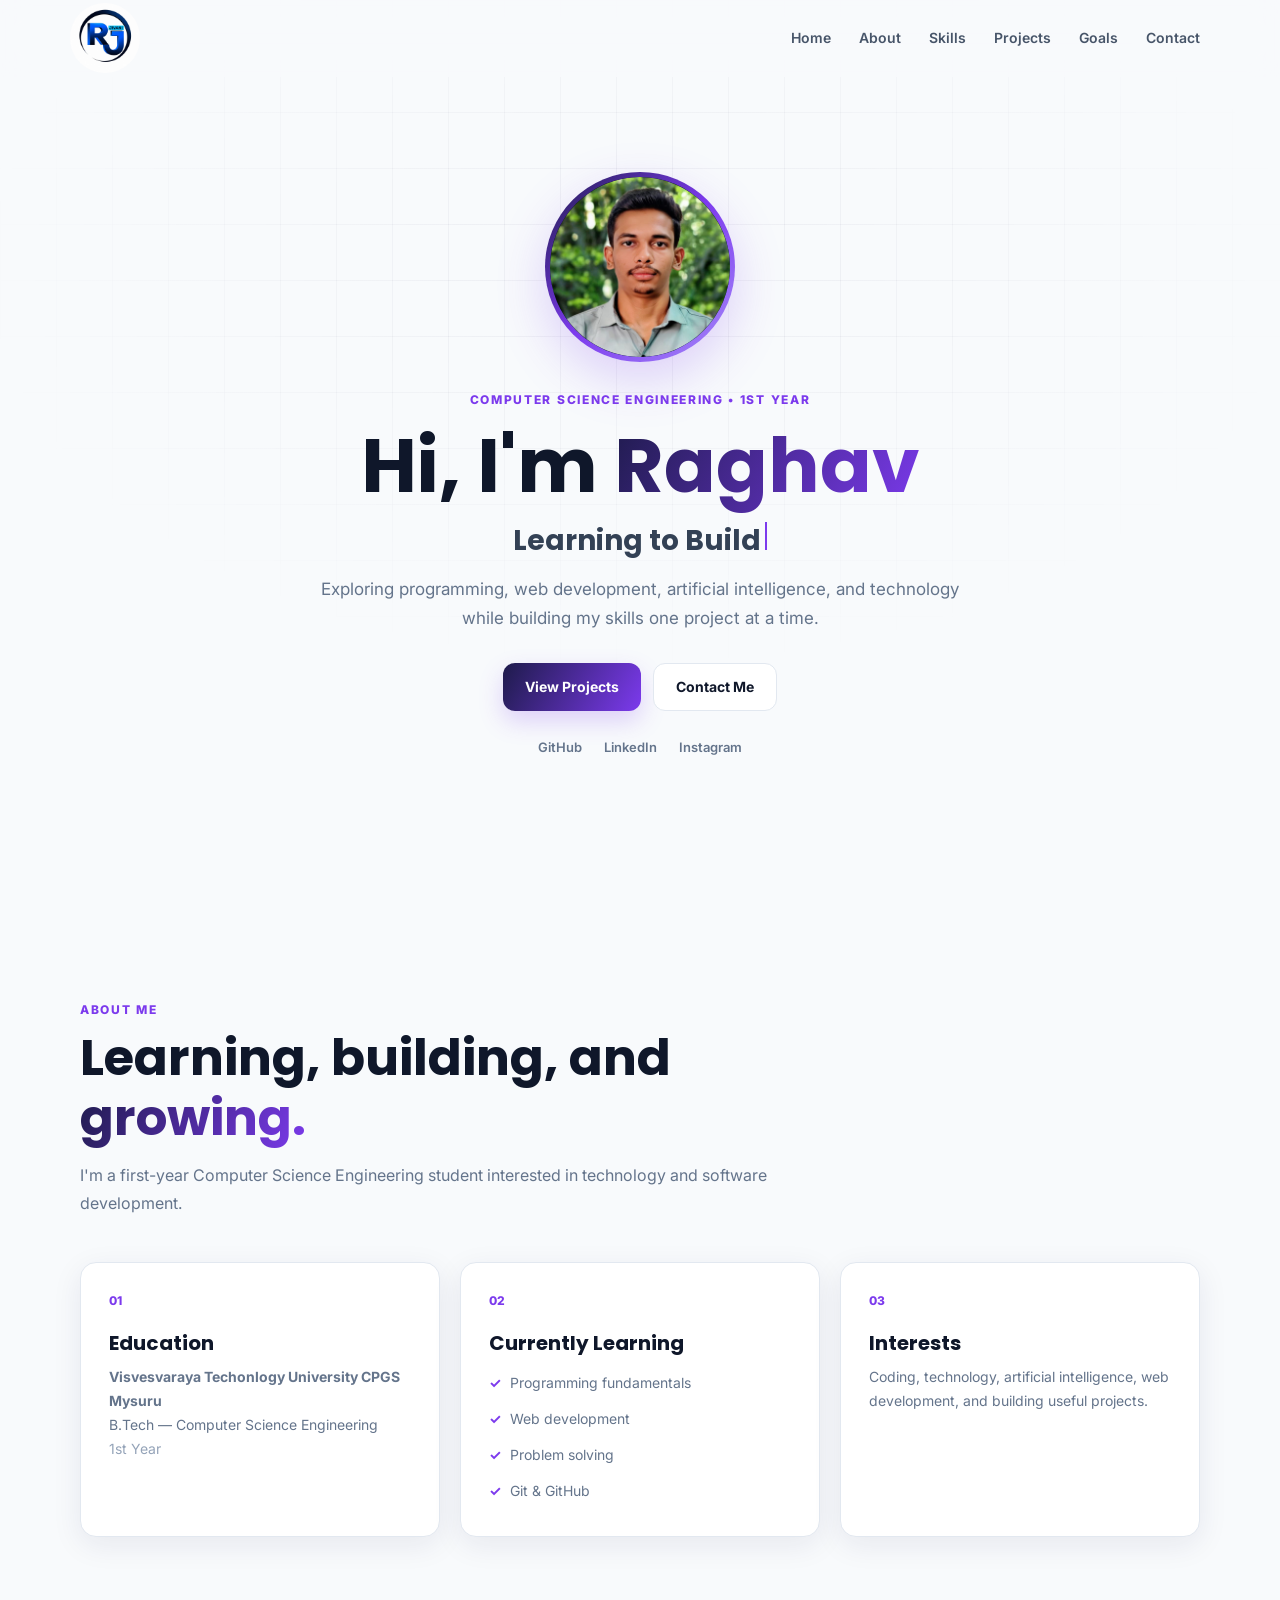
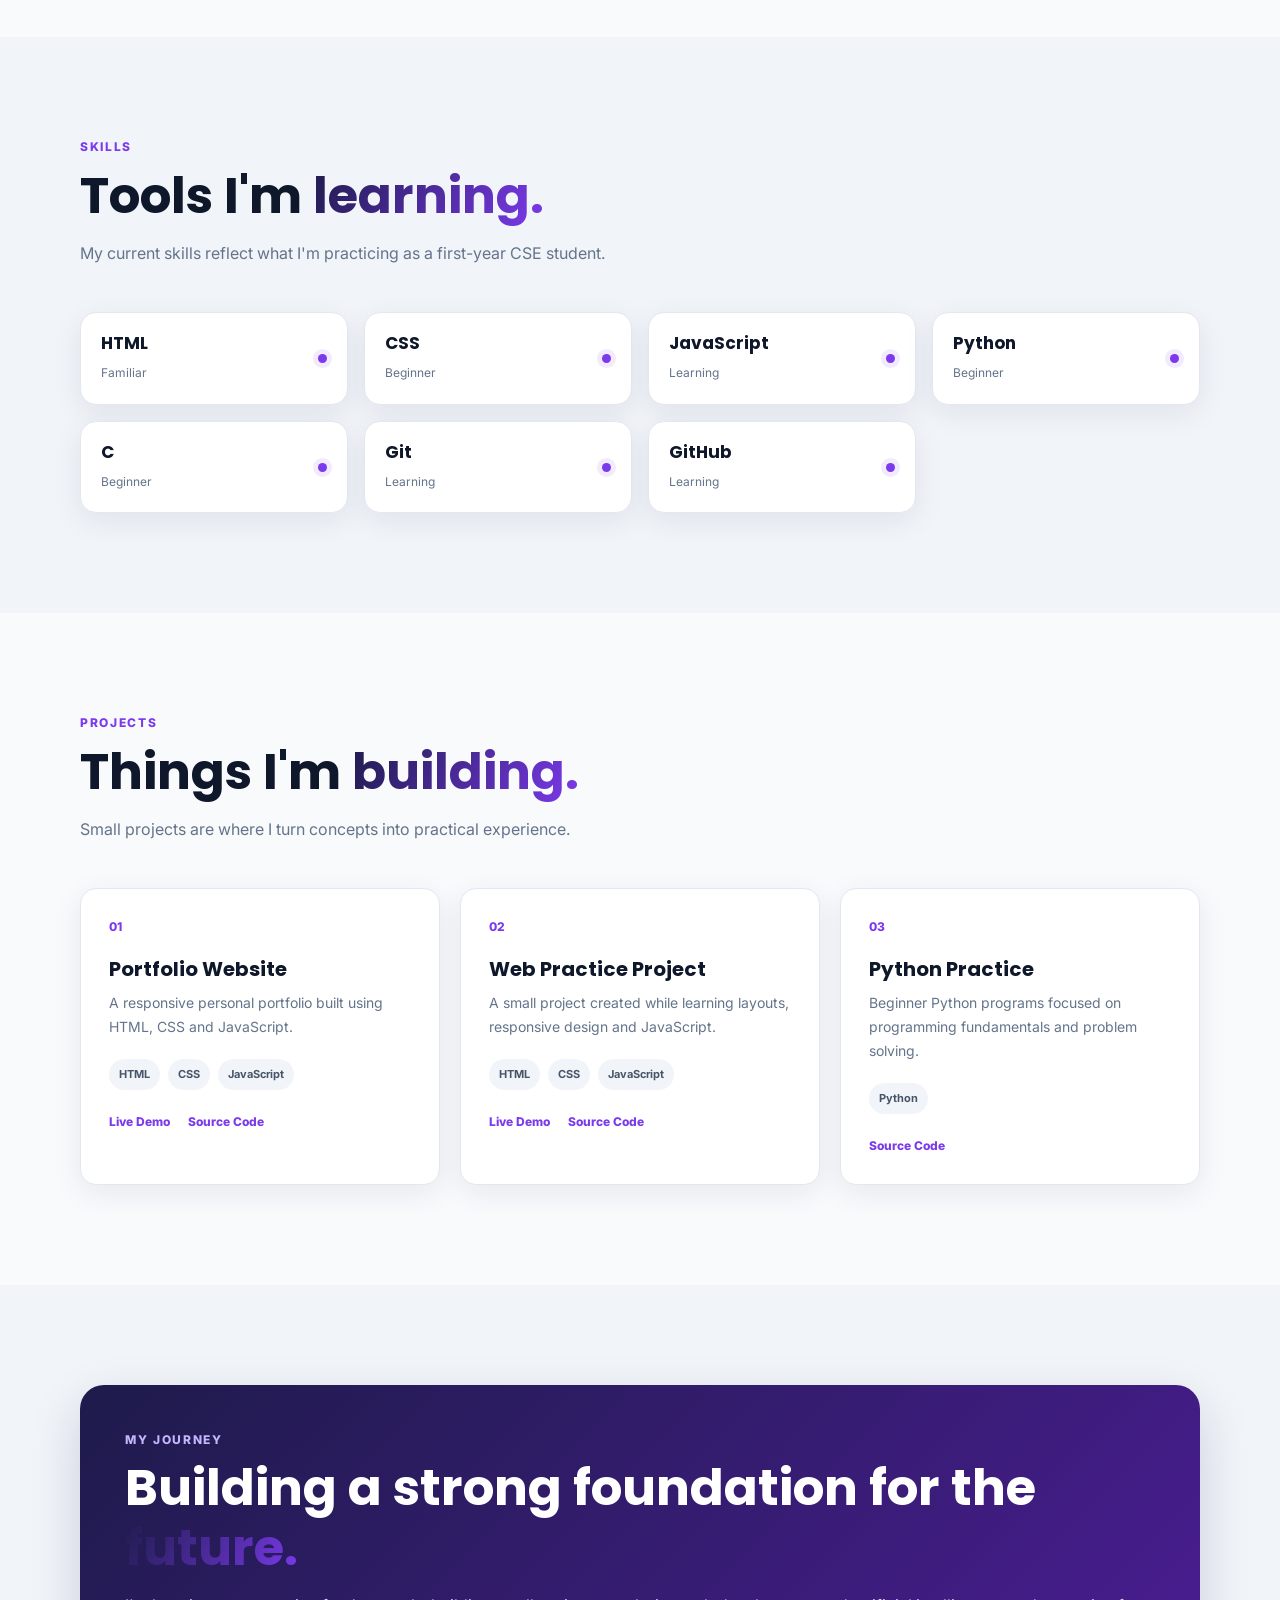
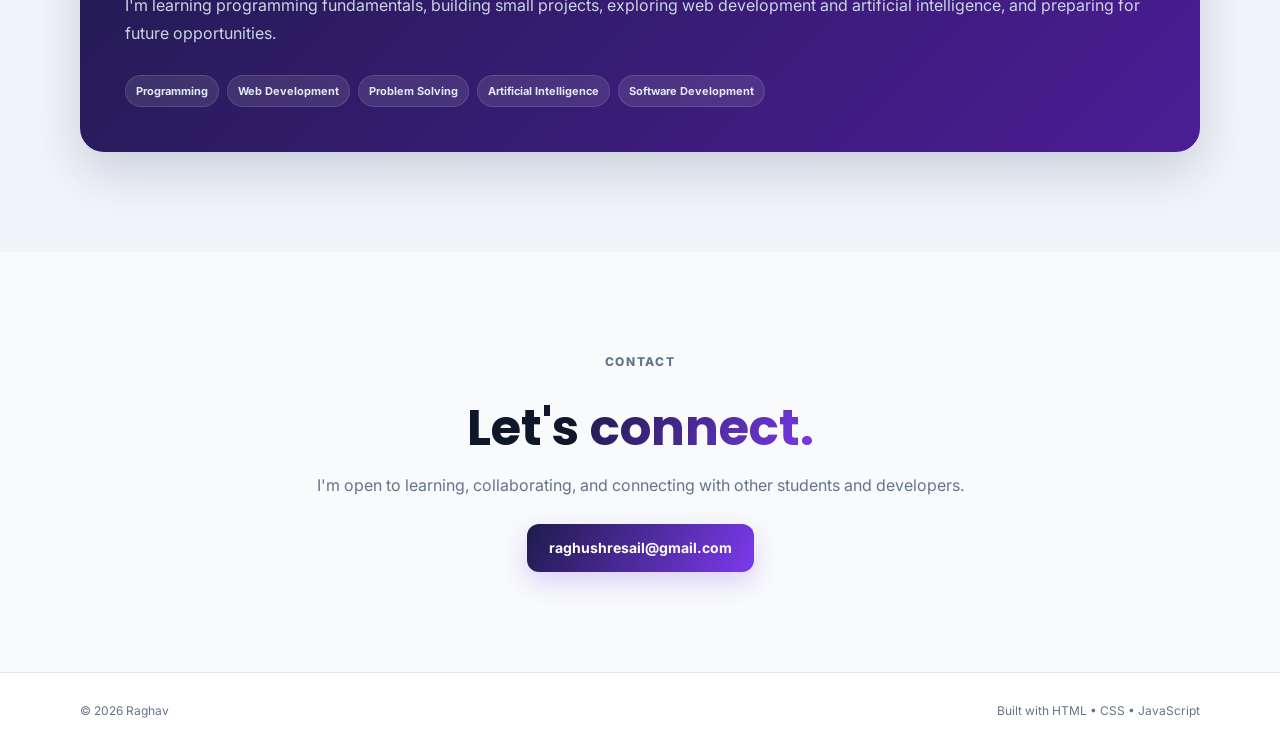
<file: index.html>
<!DOCTYPE html>
<html lang="en">
<head>
  <meta charset="UTF-8">
  <meta name="viewport" content="width=device-width, initial-scale=1.0">

  <title>Raghav | Intraction</title>

  <link rel="preconnect" href="https://fonts.googleapis.com">
  <link rel="preconnect" href="https://fonts.gstatic.com" crossorigin>
  <link href="https://fonts.googleapis.com/css2?family=Inter:wght@400;500;600;700&family=Poppins:wght@500;600;700;800&display=swap" rel="stylesheet">

  <link rel="stylesheet" href="style.css">
</head>

<body>

  <!-- NAVBAR -->
  <header class="navbar" id="navbar">
    <div class="container nav-inner">

      <a href="#home" class="logo">
        <img src="rj - logo.jpeg" alt="RJ">
      </a>

      <button class="menu-toggle" id="menuToggle">
        ☰
      </button>

      <nav class="nav-links" id="navLinks">
        <a href="#home">Home</a>
        <a href="#about">About</a>
        <a href="#skills">Skills</a>
        <a href="#projects">Projects</a>
        <a href="#goals">Goals</a>
        <a href="#contact">Contact</a>
      </nav>

    </div>
  </header>


  <!-- HERO -->
  <section class="hero section" id="home">

    <div class="grid-background"></div>

    <div class="container hero-content reveal">

      <div class="avatar-wrapper">
        <div class="avatar-ring">
          <img
            src="rj2 - profile.jpeg"
            alt="Profile picture"
            class="avatar"
          >
        </div>
      </div>

      <p class="eyebrow">
        COMPUTER SCIENCE ENGINEERING • 1ST YEAR
      </p>

      <h1>
        Hi, I'm
        <span class="gradient-text">Raghav</span>
      </h1>

      <h2 class="hero-role">
        Learning to Build<span class="cursor"></span>
      </h2>

      <p class="hero-description">
        Exploring programming, web development, artificial intelligence,
        and technology while building my skills one project at a time.
      </p>

      <div class="hero-buttons">
        <a href="#projects" class="btn primary-btn">
          View Projects
        </a>

        <a href="#contact" class="btn secondary-btn">
          Contact Me
        </a>
      </div>

      <div class="social-links">
        <a href="https://github.com/Raghavendrajivani" "target="_blank"">GitHub</a>
        <a href="https://www.linkedin.com/in/Raghavjivani99" "target="_blank"">LinkedIn</a>
        <a href="https://www.instagram.com/er_raghav99/" "target="_blank"">Instagram</a>
      </div>

    </div>

  </section>


  <!-- ABOUT -->
  <section class="section" id="about">

    <div class="container">

      <div class="section-heading reveal">

        <p class="section-label">
          ABOUT ME
        </p>

        <h2>
          Learning, building, and
          <span class="gradient-text">growing.</span>
        </h2>

        <p>
          I'm a first-year Computer Science Engineering student
          interested in technology and software development.
        </p>

      </div>


      <div class="cards three-columns">

        <article class="card reveal">

          <span class="number">
            01
          </span>

          <h3>
            Education
          </h3>

          <p>
            <strong>Visvesvaraya Techonlogy University CPGS Mysuru</strong>
          </p>

          <p>
            B.Tech — Computer Science Engineering
          </p> 

          <p class="muted">
            1st Year
          </p>

        </article>


        <article class="card reveal">

          <span class="number">
            02
          </span>

          <h3>
            Currently Learning
          </h3>

          <ul>
            <li>Programming fundamentals</li>
            <li>Web development</li>
            <li>Problem solving</li>
            <li>Git & GitHub</li>
          </ul>

        </article>


        <article class="card reveal">

          <span class="number">
            03
          </span>

          <h3>
            Interests
          </h3>

          <p>
            Coding, technology, artificial intelligence,
            web development, and building useful projects.
          </p>

        </article>

      </div>

    </div>

  </section>


  <!-- SKILLS -->
  <section class="section alternate" id="skills">

    <div class="container">

      <div class="section-heading reveal">

        <p class="section-label">
          SKILLS
        </p>

        <h2>
          Tools I'm
          <span class="gradient-text">learning.</span>
        </h2>

        <p>
          My current skills reflect what I'm practicing
          as a first-year CSE student.
        </p>

      </div>


      <div class="skills-grid">

        <div class="skill card reveal">
          <div>
            <h3>HTML</h3>
            <p>Familiar</p>
          </div>
          <span class="dot"></span>
        </div>

        <div class="skill card reveal">
          <div>
            <h3>CSS</h3>
            <p>Beginner</p>
          </div>
          <span class="dot"></span>
        </div>

        <div class="skill card reveal">
          <div>
            <h3>JavaScript</h3>
            <p>Learning</p>
          </div>
          <span class="dot"></span>
        </div>

        <div class="skill card reveal">
          <div>
            <h3>Python</h3>
            <p>Beginner</p>
          </div>
          <span class="dot"></span>
        </div>

        <div class="skill card reveal">
          <div>
            <h3>C</h3>
            <p>Beginner</p>
          </div>
          <span class="dot"></span>
        </div>

        <div class="skill card reveal">
          <div>
            <h3>Git</h3>
            <p>Learning</p>
          </div>
          <span class="dot"></span>
        </div>

        <div class="skill card reveal">
          <div>
            <h3>GitHub</h3>
            <p>Learning</p>
          </div>
          <span class="dot"></span>
        </div>

      </div>

    </div>

  </section>


  <!-- PROJECTS -->
  <section class="section" id="projects">

    <div class="container">

      <div class="section-heading reveal">

        <p class="section-label">
          PROJECTS
        </p>

        <h2>
          Things I'm
          <span class="gradient-text">building.</span>
        </h2>

        <p>
          Small projects are where I turn concepts
          into practical experience.
        </p>

      </div>


      <div class="cards three-columns">

        <article class="project card reveal">

          <span class="number">
            01
          </span>

          <h3>
            Portfolio Website
          </h3>

          <p>
            A responsive personal portfolio built
            using HTML, CSS and JavaScript.
          </p>

          <div class="tags">
            <span>HTML</span>
            <span>CSS</span>
            <span>JavaScript</span>
          </div>

          <div class="project-links">
            <a href="#">Live Demo</a>
            <a href="#">Source Code</a>
          </div>

        </article>


        <article class="project card reveal">

          <span class="number">
            02
          </span>

          <h3>
            Web Practice Project
          </h3>

          <p>
            A small project created while learning
            layouts, responsive design and JavaScript.
          </p>

          <div class="tags">
            <span>HTML</span>
            <span>CSS</span>
            <span>JavaScript</span>
          </div>

          <div class="project-links">
            <a href="#">Live Demo</a>
            <a href="#">Source Code</a>
          </div>

        </article>


        <article class="project card reveal">

          <span class="number">
            03
          </span>

          <h3>
            Python Practice
          </h3>

          <p>
            Beginner Python programs focused on
            programming fundamentals and problem solving.
          </p>

          <div class="tags">
            <span>Python</span>
          </div>

          <div class="project-links">
            <a href="#">Source Code</a>
          </div>

        </article>

      </div>

    </div>

  </section>


  <!-- GOALS -->
  <section class="section alternate" id="goals">

    <div class="container">

      <div class="goal-box reveal">

        <p class="section-label">
          MY JOURNEY
        </p>

        <h2>
          Building a strong foundation
          for the <span class="gradient-text">future.</span>
        </h2>

        <p>
          I'm learning programming fundamentals,
          building small projects, exploring web
          development and artificial intelligence,
          and preparing for future opportunities.
        </p>


        <div class="goal-tags">

          <span>Programming</span>
          <span>Web Development</span>
          <span>Problem Solving</span>
          <span>Artificial Intelligence</span>
          <span>Software Development</span>

        </div>

      </div>

    </div>

  </section>


  <!-- CONTACT -->
  <section class="section contact" id="contact">

    <div class="container contact-box reveal">

      <p class="section-label">
        CONTACT
      </p>

      <h2>
        Let's
        <span class="gradient-text">connect.</span>
      </h2>

      <p>
        I'm open to learning, collaborating,
        and connecting with other students and developers.
      </p>

      <a
        href="mailto:raghushresail@gmail.com"
        class="btn primary-btn"
      >
        raghushresail@gmail.com
      </a>

    </div>

  </section>


  <!-- FOOTER -->
  <footer>

    <div class="container footer-content">

      <span>
        © <span id="year"></span> Raghav
      </span>

      <span>
        Built with HTML • CSS • JavaScript
      </span>

    </div>

  </footer>


  <script src="script.js"></script>

</body>
</html>
</file>
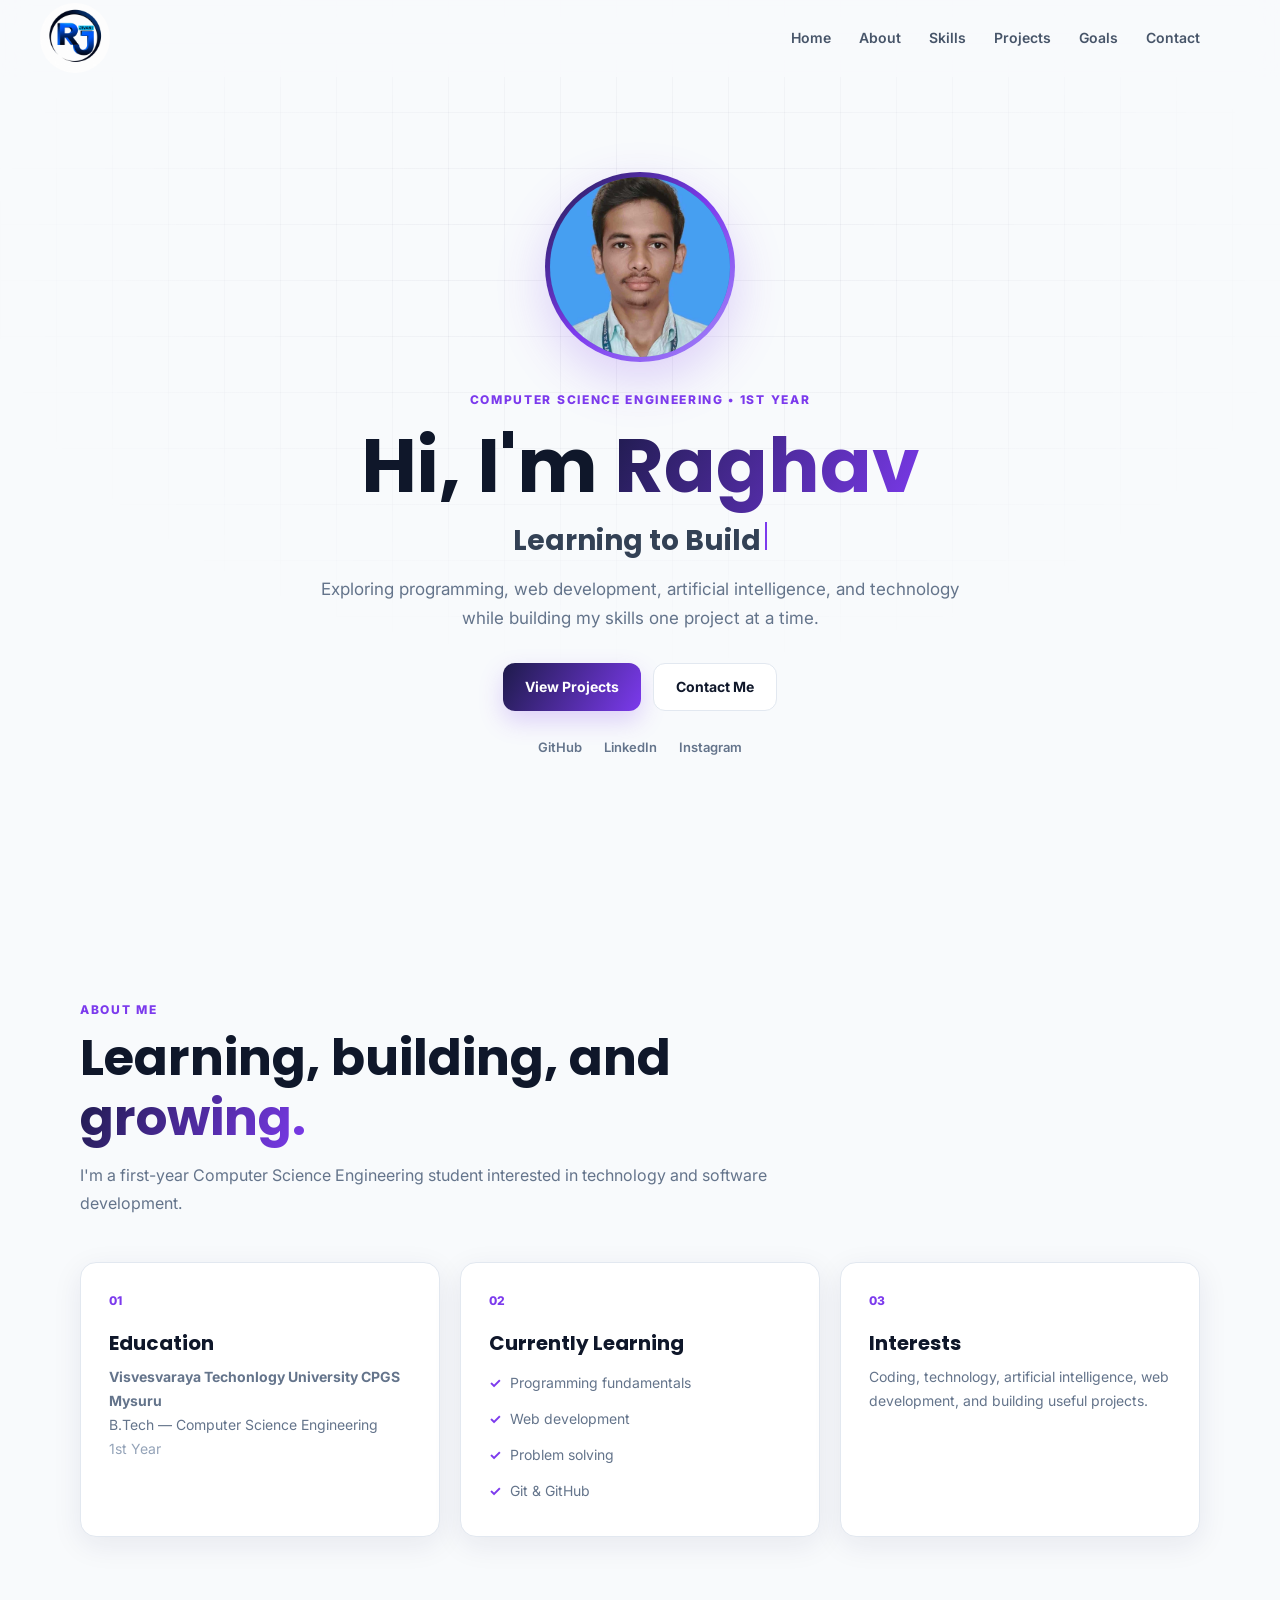
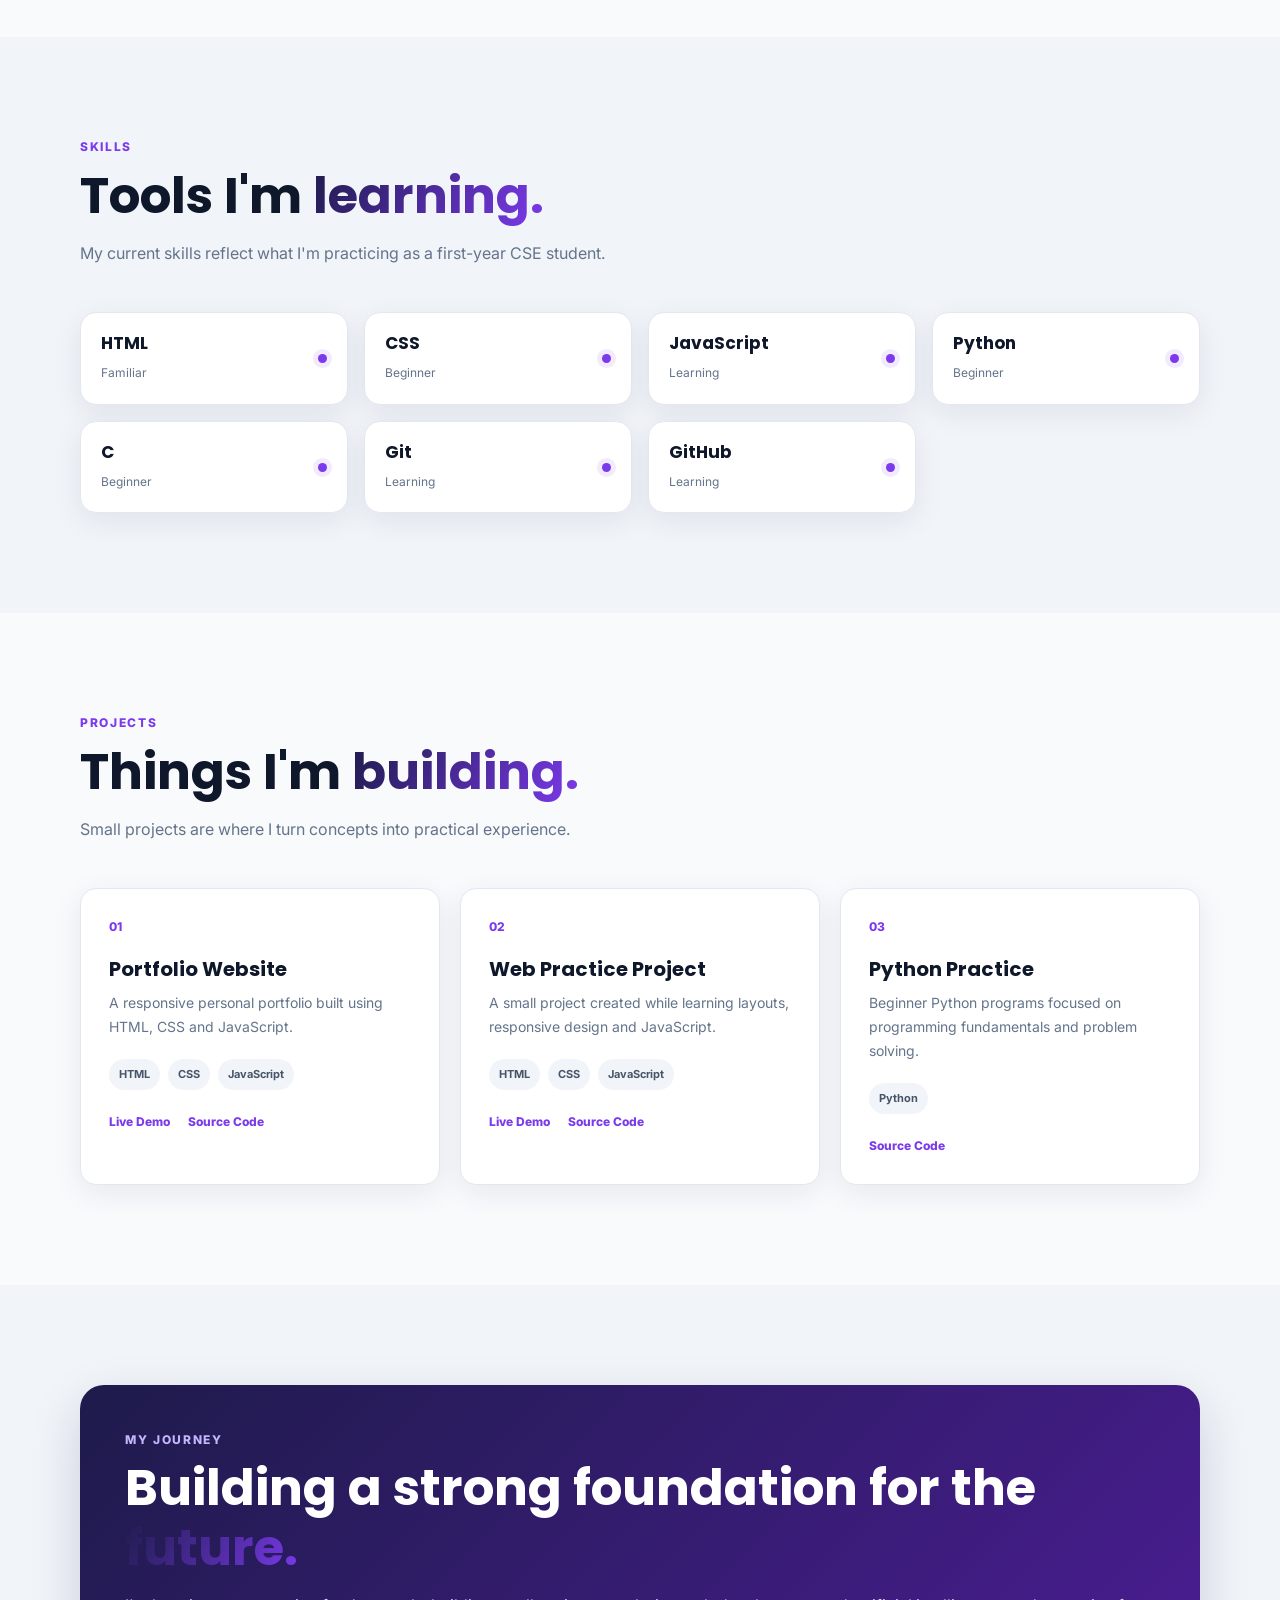
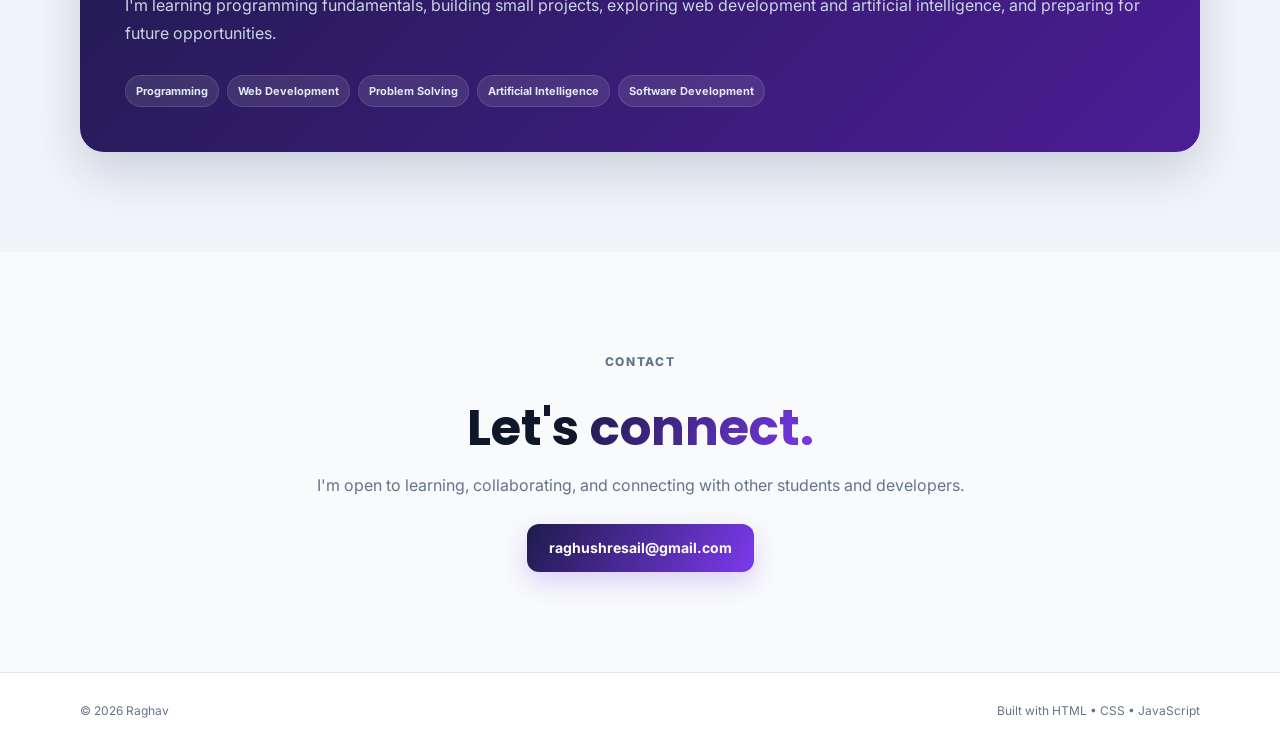
<file: pythonprojects/websiterag/website/index.html>
<!DOCTYPE html>
<html lang="en">
<head>
  <meta charset="UTF-8">
  <meta name="viewport" content="width=device-width, initial-scale=1.0">

  <title>Raghav | Intraction</title>

  <link rel="preconnect" href="https://fonts.googleapis.com">
  <link rel="preconnect" href="https://fonts.gstatic.com" crossorigin>
  <link href="https://fonts.googleapis.com/css2?family=Inter:wght@400;500;600;700&family=Poppins:wght@500;600;700;800&display=swap" rel="stylesheet">

  <link rel="stylesheet" href="style.css">
</head>

<body>

  <!-- NAVBAR -->
  <header class="navbar" id="navbar">
    <div class="container nav-inner">

      <a href="#home" class="logo">
        <img src="logo/rj - logo.jpeg" alt="RJ">
      </a>

      <button class="menu-toggle" id="menuToggle">
        ☰
      </button>

      <nav class="nav-links" id="navLinks">
        <a href="#home">Home</a>
        <a href="#about">About</a>
        <a href="#skills">Skills</a>
        <a href="#projects">Projects</a>
        <a href="#goals">Goals</a>
        <a href="#contact">Contact</a>
      </nav>

    </div>
  </header>


  <!-- HERO -->
  <section class="hero section" id="home">

    <div class="grid-background"></div>

    <div class="container hero-content reveal">

      <div class="avatar-wrapper">
        <div class="avatar-ring">
          <img
            src="images/rj - profile.jpeg"
            alt="Profile picture"
            class="avatar"
          >
        </div>
      </div>

      <p class="eyebrow">
        COMPUTER SCIENCE ENGINEERING • 1ST YEAR
      </p>

      <h1>
        Hi, I'm
        <span class="gradient-text">Raghav</span>
      </h1>

      <h2 class="hero-role">
        Learning to Build<span class="cursor"></span>
      </h2>

      <p class="hero-description">
        Exploring programming, web development, artificial intelligence,
        and technology while building my skills one project at a time.
      </p>

      <div class="hero-buttons">
        <a href="#projects" class="btn primary-btn">
          View Projects
        </a>

        <a href="#contact" class="btn secondary-btn">
          Contact Me
        </a>
      </div>

      <div class="social-links">
        <a href="#">GitHub</a>
        <a href="https://www.linkedin.com/authwall?trk=bf&trkInfo=AQGQO2xg2eq3ogAAAaDZ100o5S9zPjF23bTAy9vHwkFX7H4eDE7QI_kPTs26tPcHpKGXEWUHt_REmP-teiqjJE1jV-PCf-a5LHREA0McMd7KojZAn0gkU2VzjAamWdY7Ss4bixs=&original_referer=&sessionRedirect=https%3A%2F%2Fwww.linkedin.com%2Fin%2FRaghavjivani99" "target="_blank"">LinkedIn</a>
        <a href="#">Instagram</a>
      </div>

    </div>

  </section>


  <!-- ABOUT -->
  <section class="section" id="about">

    <div class="container">

      <div class="section-heading reveal">

        <p class="section-label">
          ABOUT ME
        </p>

        <h2>
          Learning, building, and
          <span class="gradient-text">growing.</span>
        </h2>

        <p>
          I'm a first-year Computer Science Engineering student
          interested in technology and software development.
        </p>

      </div>


      <div class="cards three-columns">

        <article class="card reveal">

          <span class="number">
            01
          </span>

          <h3>
            Education
          </h3>

          <p>
            <strong>Visvesvaraya Techonlogy University CPGS Mysuru</strong>
          </p>

          <p>
            B.Tech — Computer Science Engineering
          </p> 

          <p class="muted">
            1st Year
          </p>

        </article>


        <article class="card reveal">

          <span class="number">
            02
          </span>

          <h3>
            Currently Learning
          </h3>

          <ul>
            <li>Programming fundamentals</li>
            <li>Web development</li>
            <li>Problem solving</li>
            <li>Git & GitHub</li>
          </ul>

        </article>


        <article class="card reveal">

          <span class="number">
            03
          </span>

          <h3>
            Interests
          </h3>

          <p>
            Coding, technology, artificial intelligence,
            web development, and building useful projects.
          </p>

        </article>

      </div>

    </div>

  </section>


  <!-- SKILLS -->
  <section class="section alternate" id="skills">

    <div class="container">

      <div class="section-heading reveal">

        <p class="section-label">
          SKILLS
        </p>

        <h2>
          Tools I'm
          <span class="gradient-text">learning.</span>
        </h2>

        <p>
          My current skills reflect what I'm practicing
          as a first-year CSE student.
        </p>

      </div>


      <div class="skills-grid">

        <div class="skill card reveal">
          <div>
            <h3>HTML</h3>
            <p>Familiar</p>
          </div>
          <span class="dot"></span>
        </div>

        <div class="skill card reveal">
          <div>
            <h3>CSS</h3>
            <p>Beginner</p>
          </div>
          <span class="dot"></span>
        </div>

        <div class="skill card reveal">
          <div>
            <h3>JavaScript</h3>
            <p>Learning</p>
          </div>
          <span class="dot"></span>
        </div>

        <div class="skill card reveal">
          <div>
            <h3>Python</h3>
            <p>Beginner</p>
          </div>
          <span class="dot"></span>
        </div>

        <div class="skill card reveal">
          <div>
            <h3>C</h3>
            <p>Beginner</p>
          </div>
          <span class="dot"></span>
        </div>

        <div class="skill card reveal">
          <div>
            <h3>Git</h3>
            <p>Learning</p>
          </div>
          <span class="dot"></span>
        </div>

        <div class="skill card reveal">
          <div>
            <h3>GitHub</h3>
            <p>Learning</p>
          </div>
          <span class="dot"></span>
        </div>

      </div>

    </div>

  </section>


  <!-- PROJECTS -->
  <section class="section" id="projects">

    <div class="container">

      <div class="section-heading reveal">

        <p class="section-label">
          PROJECTS
        </p>

        <h2>
          Things I'm
          <span class="gradient-text">building.</span>
        </h2>

        <p>
          Small projects are where I turn concepts
          into practical experience.
        </p>

      </div>


      <div class="cards three-columns">

        <article class="project card reveal">

          <span class="number">
            01
          </span>

          <h3>
            Portfolio Website
          </h3>

          <p>
            A responsive personal portfolio built
            using HTML, CSS and JavaScript.
          </p>

          <div class="tags">
            <span>HTML</span>
            <span>CSS</span>
            <span>JavaScript</span>
          </div>

          <div class="project-links">
            <a href="#">Live Demo</a>
            <a href="#">Source Code</a>
          </div>

        </article>


        <article class="project card reveal">

          <span class="number">
            02
          </span>

          <h3>
            Web Practice Project
          </h3>

          <p>
            A small project created while learning
            layouts, responsive design and JavaScript.
          </p>

          <div class="tags">
            <span>HTML</span>
            <span>CSS</span>
            <span>JavaScript</span>
          </div>

          <div class="project-links">
            <a href="#">Live Demo</a>
            <a href="#">Source Code</a>
          </div>

        </article>


        <article class="project card reveal">

          <span class="number">
            03
          </span>

          <h3>
            Python Practice
          </h3>

          <p>
            Beginner Python programs focused on
            programming fundamentals and problem solving.
          </p>

          <div class="tags">
            <span>Python</span>
          </div>

          <div class="project-links">
            <a href="#">Source Code</a>
          </div>

        </article>

      </div>

    </div>

  </section>


  <!-- GOALS -->
  <section class="section alternate" id="goals">

    <div class="container">

      <div class="goal-box reveal">

        <p class="section-label">
          MY JOURNEY
        </p>

        <h2>
          Building a strong foundation
          for the <span class="gradient-text">future.</span>
        </h2>

        <p>
          I'm learning programming fundamentals,
          building small projects, exploring web
          development and artificial intelligence,
          and preparing for future opportunities.
        </p>


        <div class="goal-tags">

          <span>Programming</span>
          <span>Web Development</span>
          <span>Problem Solving</span>
          <span>Artificial Intelligence</span>
          <span>Software Development</span>

        </div>

      </div>

    </div>

  </section>


  <!-- CONTACT -->
  <section class="section contact" id="contact">

    <div class="container contact-box reveal">

      <p class="section-label">
        CONTACT
      </p>

      <h2>
        Let's
        <span class="gradient-text">connect.</span>
      </h2>

      <p>
        I'm open to learning, collaborating,
        and connecting with other students and developers.
      </p>

      <a
        href="mailto:raghushresail@gmail.com"
        class="btn primary-btn"
      >
        raghushresail@gmail.com
      </a>

    </div>

  </section>


  <!-- FOOTER -->
  <footer>

    <div class="container footer-content">

      <span>
        © <span id="year"></span> Raghav
      </span>

      <span>
        Built with HTML • CSS • JavaScript
      </span>

    </div>

  </footer>


  <script src="script.js"></script>

</body>
</html>
</file>
<file: style.css>
* {
  margin: 0;
  padding: 0;
  box-sizing: border-box;
}

:root {
  --background: #f8fafc;
  --surface: #ffffff;
  --text: #0f172a;
  --muted: #64748b;

  --primary: #1e1b4b;
  --accent: #7c3aed;

  --border: #e2e8f0;

  --gradient:
    linear-gradient(
      120deg,
      #1e1b4b,
      #7c3aed
    );

  --shadow:
    0 8px 30px rgba(30, 27, 75, 0.08);
}

html {
  scroll-behavior: smooth;
  scroll-padding-top: 80px;
}

body {
  font-family: "Inter", sans-serif;
  background: var(--background);
  color: var(--text);
  line-height: 1.7;
  overflow-x: hidden;
}

h1,
h2,
h3 {
  font-family: "Poppins", sans-serif;
  line-height: 1.2;
}

a {
  text-decoration: none;
  color: inherit;
}

.container {
  width: min(1120px, calc(100% - 40px));
  margin: auto;
}

.section {
  padding: 100px 0;
}

.alternate {
  background: #f1f5f9;
}


/* NAVBAR */

.navbar {
  position: fixed;
  top: 0;
  left: 0;

  width: 100%;

  z-index: 1000;

  background:
    rgba(248, 250, 252, 0.85);

  backdrop-filter: blur(14px);

  border-bottom:
    1px solid transparent;

  transition: 0.25s;
}

.navbar.scrolled {
  border-color: var(--border);

  box-shadow:
    0 5px 20px
    rgba(15, 23, 42, 0.06);
}

.nav-inner {
  height: 76px;

  display: flex;

  align-items: center;

  justify-content: space-between;
}

.logo {
  display: flex;
  align-items: center;
  margin-left: -10px;
}

.logo img {
      width: 70px;
      height: 70px;
      object-fit: contain;
      border-radius: 50%;
      display: block;
}

.nav-links {
  display: flex;
  gap: 28px;
}

.nav-links a {
  color: #475569;

  font-size: 14px;

  font-weight: 600;

  transition: 0.2s;
}

.nav-links a:hover {
  color: var(--accent);
}

.menu-toggle {
  display: none;

  border: none;

  background: transparent;

  font-size: 28px;

  cursor: pointer;
}


/* HERO */

.hero {
  min-height: 100vh;

  display: flex;

  align-items: center;

  text-align: center;

  position: relative;

  overflow: hidden;

  padding-top: 130px;
}

.grid-background {
  position: absolute;

  inset: 0;

  background-image:
    linear-gradient(
      to right,
      rgba(30,27,75,0.045) 1px,
      transparent 1px
    ),
    linear-gradient(
      to bottom,
      rgba(30,27,75,0.045) 1px,
      transparent 1px
    );

  background-size: 56px 56px;

  mask-image:
    radial-gradient(
      ellipse 70% 60% at 50% 30%,
      black 20%,
      transparent 75%
    );
}

.hero-content {
  position: relative;
  z-index: 1;

  max-width: 800px;
}

.avatar-wrapper {
  
  display: flex;

  justify-content: center;

  margin-bottom: 28px;
}

.avatar-ring {
  width: 190px;
  height: 190px;

  padding: 5px;

  border-radius: 50%;

  background:
    linear-gradient(
      135deg,
      #1e1b4b,
      #7c3aed,
      #a78bfa
    );

  box-shadow:
    0 18px 50px
    rgba(124, 58, 237, 0.22);
}

.avatar {
  width: 100%;
  height: 100%;

  border-radius: 50%;

  object-fit: cover;
  object-position: center 15%;

  background:
    linear-gradient(
      145deg,
      #312e81,
      #6366f1
    );
}

.eyebrow,
.section-label {
  color: var(--accent);

  font-size: 12px;

  font-weight: 800;

  letter-spacing: 0.14em;
}

.hero h1 {
  font-size:
    clamp(42px, 7vw, 76px);

  margin: 10px 0;
}

.gradient-text {
  background: var(--gradient);

  -webkit-background-clip: text;
  background-clip: text;

  color: transparent;
}

.hero-role {
  font-size:
    clamp(20px, 3vw, 28px);

  color: #334155;
}

.cursor {
  display: inline-block;

  width: 2px;

  height: 1em;

  margin-left: 4px;

  background: var(--accent);

  animation: blink 1s infinite;
}

@keyframes blink {
  50% {
    opacity: 0;
  }
}

.hero-description {
  max-width: 650px;

  margin: 18px auto 30px;

  color: var(--muted);

  font-size: 17px;
}

.hero-buttons {
  display: flex;

  justify-content: center;

  gap: 12px;

  flex-wrap: wrap;
}

.btn {
  min-height: 48px;

  padding: 0 22px;

  display: inline-flex;

  align-items: center;

  justify-content: center;

  border-radius: 12px;

  font-weight: 700;

  font-size: 14px;

  transition: 0.2s;
}

.btn:hover {
  transform: translateY(-2px);
}

.primary-btn {
  color: white;

  background: var(--gradient);

  box-shadow:
    0 10px 25px
    rgba(124, 58, 237, 0.22);
}

.secondary-btn {
  background: white;

  border:
    1px solid var(--border);
}

.social-links {
  margin-top: 25px;

  display: flex;

  justify-content: center;

  gap: 22px;
}

.social-links a {
  color: var(--muted);

  font-size: 13px;

  font-weight: 600;
}


/* SECTION */

.section-heading {
  max-width: 700px;

  margin-bottom: 45px;
}

.section-heading h2,
.goal-box h2,
.contact-box h2 {
  font-size:
    clamp(32px, 5vw, 50px);

  margin: 8px 0 14px;
}

.section-heading > p:last-child,
.goal-box > p,
.contact-box > p {
  color: var(--muted);
}


/* CARDS */

.cards {
  display: grid;

  gap: 20px;
}

.three-columns {
  grid-template-columns:
    repeat(3, 1fr);
}

.card {
  background: var(--surface);

  border:
    1px solid var(--border);

  border-radius: 16px;

  padding: 28px;

  box-shadow: var(--shadow);

  transition: 0.25s;
}

.card:hover {
  transform: translateY(-5px);

  box-shadow:
    0 16px 40px
    rgba(30, 27, 75, 0.12);
}

.number {
  display: block;

  color: var(--accent);

  font-size: 12px;

  font-weight: 800;

  margin-bottom: 20px;
}

.card h3 {
  font-size: 20px;

  margin-bottom: 10px;
}

.card p {
  color: var(--muted);

  font-size: 14px;
}

.muted {
  color: #94a3b8 !important;
}

.card ul {
  list-style: none;

  color: var(--muted);

  font-size: 14px;
}

.card li {
  padding: 6px 0;
}

.card li::before {
  content: "✓";

  color: var(--accent);

  font-weight: bold;

  margin-right: 9px;
}


/* SKILLS */

.skills-grid {
  display: grid;

  grid-template-columns:
    repeat(4, 1fr);

  gap: 16px;
}

.skill {
  display: flex;

  align-items: center;

  justify-content: space-between;

  padding: 20px;
}

.skill h3 {
  font-size: 17px;
}

.skill p {
  color: var(--muted);

  font-size: 12px;
}

.dot {
  width: 9px;
  height: 9px;

  border-radius: 50%;

  background: var(--accent);

  box-shadow:
    0 0 0 5px
    rgba(124,58,237,0.1);
}


/* PROJECTS */

.project p {
  margin-bottom: 20px;
}

.tags {
  display: flex;

  flex-wrap: wrap;

  gap: 8px;
}

.tags span,
.goal-tags span {
  padding: 6px 10px;

  border-radius: 999px;

  background: #f1f5f9;

  color: #475569;

  font-size: 11px;

  font-weight: 700;
}

.project-links {
  display: flex;

  gap: 18px;

  margin-top: 22px;
}

.project-links a {
  color: var(--accent);

  font-size: 12px;

  font-weight: 800;
}


/* GOALS */

.goal-box {
  padding: 45px;

  border-radius: 24px;

  color: white;

  background:
    linear-gradient(
      135deg,
      #1e1b4b,
      #4c1d95
    );

  box-shadow:
    0 20px 50px
    rgba(30,27,75,0.18);
}

.goal-box .section-label {
  color: #c4b5fd;
}

.goal-box > p {
  color: #cbd5e1;
}

.goal-tags {
  display: flex;

  flex-wrap: wrap;

  gap: 8px;

  margin-top: 28px;
}

.goal-tags span {
  color: #e2e8f0;

  background:
    rgba(255,255,255,0.1);

  border:
    1px solid
    rgba(255,255,255,0.12);
}


/* CONTACT */

.contact {
  text-align: center;
}

.contact-box {
  max-width: 750px;
}

.contact-box > p {
  margin-bottom: 25px;
}


/* FOOTER */

footer {
  padding: 28px 0;

  border-top:
    1px solid var(--border);

  background: white;
}

.footer-content {
  display: flex;

  justify-content: space-between;

  gap: 20px;

  color: var(--muted);

  font-size: 12px;
}


/* ANIMATION */

.reveal {
  opacity: 0;

  transform: translateY(18px);

  transition:
    opacity 0.55s ease,
    transform 0.55s ease;
}

.reveal.visible {
  opacity: 1;

  transform: none;
}


/* TABLET */

@media (max-width: 850px) {

  .menu-toggle {
    display: block;
  }

  .nav-links {
    position: absolute;

    top: 76px;

    left: 20px;
    right: 20px;

    display: none;

    flex-direction: column;

    gap: 0;

    padding: 8px;

    background: white;

    border:
      1px solid var(--border);

    border-radius: 14px;

    box-shadow: var(--shadow);
  }

  .nav-links.open {
    display: flex;
  }

  .nav-links a {
    padding: 12px;
  }

  .three-columns {
    grid-template-columns: 1fr;
  }

  .skills-grid {
    grid-template-columns:
      repeat(2, 1fr);
  }
}


/* MOBILE */

@media (max-width: 560px) {

  .container {
    width:
      calc(100% - 28px);
  }

  .section {
    padding: 75px 0;
  }

  .hero {
    padding-top: 110px;
  }

  .avatar-ring {
    width: 150px;
    height: 150px;
  }

  .hero h1 {
    font-size: 42px;
  }

  .hero-description {
    font-size: 15px;
  }

  .skills-grid {
    grid-template-columns: 1fr;
  }

  .goal-box {
    padding: 28px 22px;
  }

  .footer-content {
    flex-direction: column;
  }
}
</file>
<file: pythonprojects/websiterag/website/style.css>
* {
  margin: 0;
  padding: 0;
  box-sizing: border-box;
}

:root {
  --background: #f8fafc;
  --surface: #ffffff;
  --text: #0f172a;
  --muted: #64748b;

  --primary: #1e1b4b;
  --accent: #7c3aed;

  --border: #e2e8f0;

  --gradient:
    linear-gradient(
      120deg,
      #1e1b4b,
      #7c3aed
    );

  --shadow:
    0 8px 30px rgba(30, 27, 75, 0.08);
}

html {
  scroll-behavior: smooth;
  scroll-padding-top: 80px;
}

body {
  font-family: "Inter", sans-serif;
  background: var(--background);
  color: var(--text);
  line-height: 1.7;
  overflow-x: hidden;
}

h1,
h2,
h3 {
  font-family: "Poppins", sans-serif;
  line-height: 1.2;
}

a {
  text-decoration: none;
  color: inherit;
}

.container {
  width: min(1120px, calc(100% - 40px));
  margin: auto;
}

.section {
  padding: 100px 0;
}

.alternate {
  background: #f1f5f9;
}


/* NAVBAR */

.navbar {
  position: fixed;
  top: 0;
  left: 0;

  width: 100%;

  z-index: 1000;

  background:
    rgba(248, 250, 252, 0.85);

  backdrop-filter: blur(14px);

  border-bottom:
    1px solid transparent;

  transition: 0.25s;
}

.navbar.scrolled {
  border-color: var(--border);

  box-shadow:
    0 5px 20px
    rgba(15, 23, 42, 0.06);
}

.nav-inner {
  height: 76px;

  display: flex;

  align-items: center;

  justify-content: space-between;
}

.logo {
  display: flex;
  align-items: center;
  margin-left: -40px;
}

.logo img {
      width: 70px;
      height: 70px;
      object-fit: contain;
      border-radius: 50%;
      display: block;
}

.nav-links {
  display: flex;
  gap: 28px;
}

.nav-links a {
  color: #475569;

  font-size: 14px;

  font-weight: 600;

  transition: 0.2s;
}

.nav-links a:hover {
  color: var(--accent);
}

.menu-toggle {
  display: none;

  border: none;

  background: transparent;

  font-size: 28px;

  cursor: pointer;
}


/* HERO */

.hero {
  min-height: 100vh;

  display: flex;

  align-items: center;

  text-align: center;

  position: relative;

  overflow: hidden;

  padding-top: 130px;
}

.grid-background {
  position: absolute;

  inset: 0;

  background-image:
    linear-gradient(
      to right,
      rgba(30,27,75,0.045) 1px,
      transparent 1px
    ),
    linear-gradient(
      to bottom,
      rgba(30,27,75,0.045) 1px,
      transparent 1px
    );

  background-size: 56px 56px;

  mask-image:
    radial-gradient(
      ellipse 70% 60% at 50% 30%,
      black 20%,
      transparent 75%
    );
}

.hero-content {
  position: relative;
  z-index: 1;

  max-width: 800px;
}

.avatar-wrapper {
  
  display: flex;

  justify-content: center;

  margin-bottom: 28px;
}

.avatar-ring {
  width: 190px;
  height: 190px;

  padding: 5px;

  border-radius: 50%;

  background:
    linear-gradient(
      135deg,
      #1e1b4b,
      #7c3aed,
      #a78bfa
    );

  box-shadow:
    0 18px 50px
    rgba(124, 58, 237, 0.22);
}

.avatar {
  width: 100%;
  height: 100%;

  border-radius: 50%;

  object-fit: cover;
  object-position: center 15%;

  background:
    linear-gradient(
      145deg,
      #312e81,
      #6366f1
    );
}

.eyebrow,
.section-label {
  color: var(--accent);

  font-size: 12px;

  font-weight: 800;

  letter-spacing: 0.14em;
}

.hero h1 {
  font-size:
    clamp(42px, 7vw, 76px);

  margin: 10px 0;
}

.gradient-text {
  background: var(--gradient);

  -webkit-background-clip: text;
  background-clip: text;

  color: transparent;
}

.hero-role {
  font-size:
    clamp(20px, 3vw, 28px);

  color: #334155;
}

.cursor {
  display: inline-block;

  width: 2px;

  height: 1em;

  margin-left: 4px;

  background: var(--accent);

  animation: blink 1s infinite;
}

@keyframes blink {
  50% {
    opacity: 0;
  }
}

.hero-description {
  max-width: 650px;

  margin: 18px auto 30px;

  color: var(--muted);

  font-size: 17px;
}

.hero-buttons {
  display: flex;

  justify-content: center;

  gap: 12px;

  flex-wrap: wrap;
}

.btn {
  min-height: 48px;

  padding: 0 22px;

  display: inline-flex;

  align-items: center;

  justify-content: center;

  border-radius: 12px;

  font-weight: 700;

  font-size: 14px;

  transition: 0.2s;
}

.btn:hover {
  transform: translateY(-2px);
}

.primary-btn {
  color: white;

  background: var(--gradient);

  box-shadow:
    0 10px 25px
    rgba(124, 58, 237, 0.22);
}

.secondary-btn {
  background: white;

  border:
    1px solid var(--border);
}

.social-links {
  margin-top: 25px;

  display: flex;

  justify-content: center;

  gap: 22px;
}

.social-links a {
  color: var(--muted);

  font-size: 13px;

  font-weight: 600;
}


/* SECTION */

.section-heading {
  max-width: 700px;

  margin-bottom: 45px;
}

.section-heading h2,
.goal-box h2,
.contact-box h2 {
  font-size:
    clamp(32px, 5vw, 50px);

  margin: 8px 0 14px;
}

.section-heading > p:last-child,
.goal-box > p,
.contact-box > p {
  color: var(--muted);
}


/* CARDS */

.cards {
  display: grid;

  gap: 20px;
}

.three-columns {
  grid-template-columns:
    repeat(3, 1fr);
}

.card {
  background: var(--surface);

  border:
    1px solid var(--border);

  border-radius: 16px;

  padding: 28px;

  box-shadow: var(--shadow);

  transition: 0.25s;
}

.card:hover {
  transform: translateY(-5px);

  box-shadow:
    0 16px 40px
    rgba(30, 27, 75, 0.12);
}

.number {
  display: block;

  color: var(--accent);

  font-size: 12px;

  font-weight: 800;

  margin-bottom: 20px;
}

.card h3 {
  font-size: 20px;

  margin-bottom: 10px;
}

.card p {
  color: var(--muted);

  font-size: 14px;
}

.muted {
  color: #94a3b8 !important;
}

.card ul {
  list-style: none;

  color: var(--muted);

  font-size: 14px;
}

.card li {
  padding: 6px 0;
}

.card li::before {
  content: "✓";

  color: var(--accent);

  font-weight: bold;

  margin-right: 9px;
}


/* SKILLS */

.skills-grid {
  display: grid;

  grid-template-columns:
    repeat(4, 1fr);

  gap: 16px;
}

.skill {
  display: flex;

  align-items: center;

  justify-content: space-between;

  padding: 20px;
}

.skill h3 {
  font-size: 17px;
}

.skill p {
  color: var(--muted);

  font-size: 12px;
}

.dot {
  width: 9px;
  height: 9px;

  border-radius: 50%;

  background: var(--accent);

  box-shadow:
    0 0 0 5px
    rgba(124,58,237,0.1);
}


/* PROJECTS */

.project p {
  margin-bottom: 20px;
}

.tags {
  display: flex;

  flex-wrap: wrap;

  gap: 8px;
}

.tags span,
.goal-tags span {
  padding: 6px 10px;

  border-radius: 999px;

  background: #f1f5f9;

  color: #475569;

  font-size: 11px;

  font-weight: 700;
}

.project-links {
  display: flex;

  gap: 18px;

  margin-top: 22px;
}

.project-links a {
  color: var(--accent);

  font-size: 12px;

  font-weight: 800;
}


/* GOALS */

.goal-box {
  padding: 45px;

  border-radius: 24px;

  color: white;

  background:
    linear-gradient(
      135deg,
      #1e1b4b,
      #4c1d95
    );

  box-shadow:
    0 20px 50px
    rgba(30,27,75,0.18);
}

.goal-box .section-label {
  color: #c4b5fd;
}

.goal-box > p {
  color: #cbd5e1;
}

.goal-tags {
  display: flex;

  flex-wrap: wrap;

  gap: 8px;

  margin-top: 28px;
}

.goal-tags span {
  color: #e2e8f0;

  background:
    rgba(255,255,255,0.1);

  border:
    1px solid
    rgba(255,255,255,0.12);
}


/* CONTACT */

.contact {
  text-align: center;
}

.contact-box {
  max-width: 750px;
}

.contact-box > p {
  margin-bottom: 25px;
}


/* FOOTER */

footer {
  padding: 28px 0;

  border-top:
    1px solid var(--border);

  background: white;
}

.footer-content {
  display: flex;

  justify-content: space-between;

  gap: 20px;

  color: var(--muted);

  font-size: 12px;
}


/* ANIMATION */

.reveal {
  opacity: 0;

  transform: translateY(18px);

  transition:
    opacity 0.55s ease,
    transform 0.55s ease;
}

.reveal.visible {
  opacity: 1;

  transform: none;
}


/* TABLET */

@media (max-width: 850px) {

  .menu-toggle {
    display: block;
  }

  .nav-links {
    position: absolute;

    top: 76px;

    left: 20px;
    right: 20px;

    display: none;

    flex-direction: column;

    gap: 0;

    padding: 8px;

    background: white;

    border:
      1px solid var(--border);

    border-radius: 14px;

    box-shadow: var(--shadow);
  }

  .nav-links.open {
    display: flex;
  }

  .nav-links a {
    padding: 12px;
  }

  .three-columns {
    grid-template-columns: 1fr;
  }

  .skills-grid {
    grid-template-columns:
      repeat(2, 1fr);
  }
}


/* MOBILE */

@media (max-width: 560px) {

  .container {
    width:
      calc(100% - 28px);
  }

  .section {
    padding: 75px 0;
  }

  .hero {
    padding-top: 110px;
  }

  .avatar-ring {
    width: 150px;
    height: 150px;
  }

  .hero h1 {
    font-size: 42px;
  }

  .hero-description {
    font-size: 15px;
  }

  .skills-grid {
    grid-template-columns: 1fr;
  }

  .goal-box {
    padding: 28px 22px;
  }

  .footer-content {
    flex-direction: column;
  }
}
</file>
